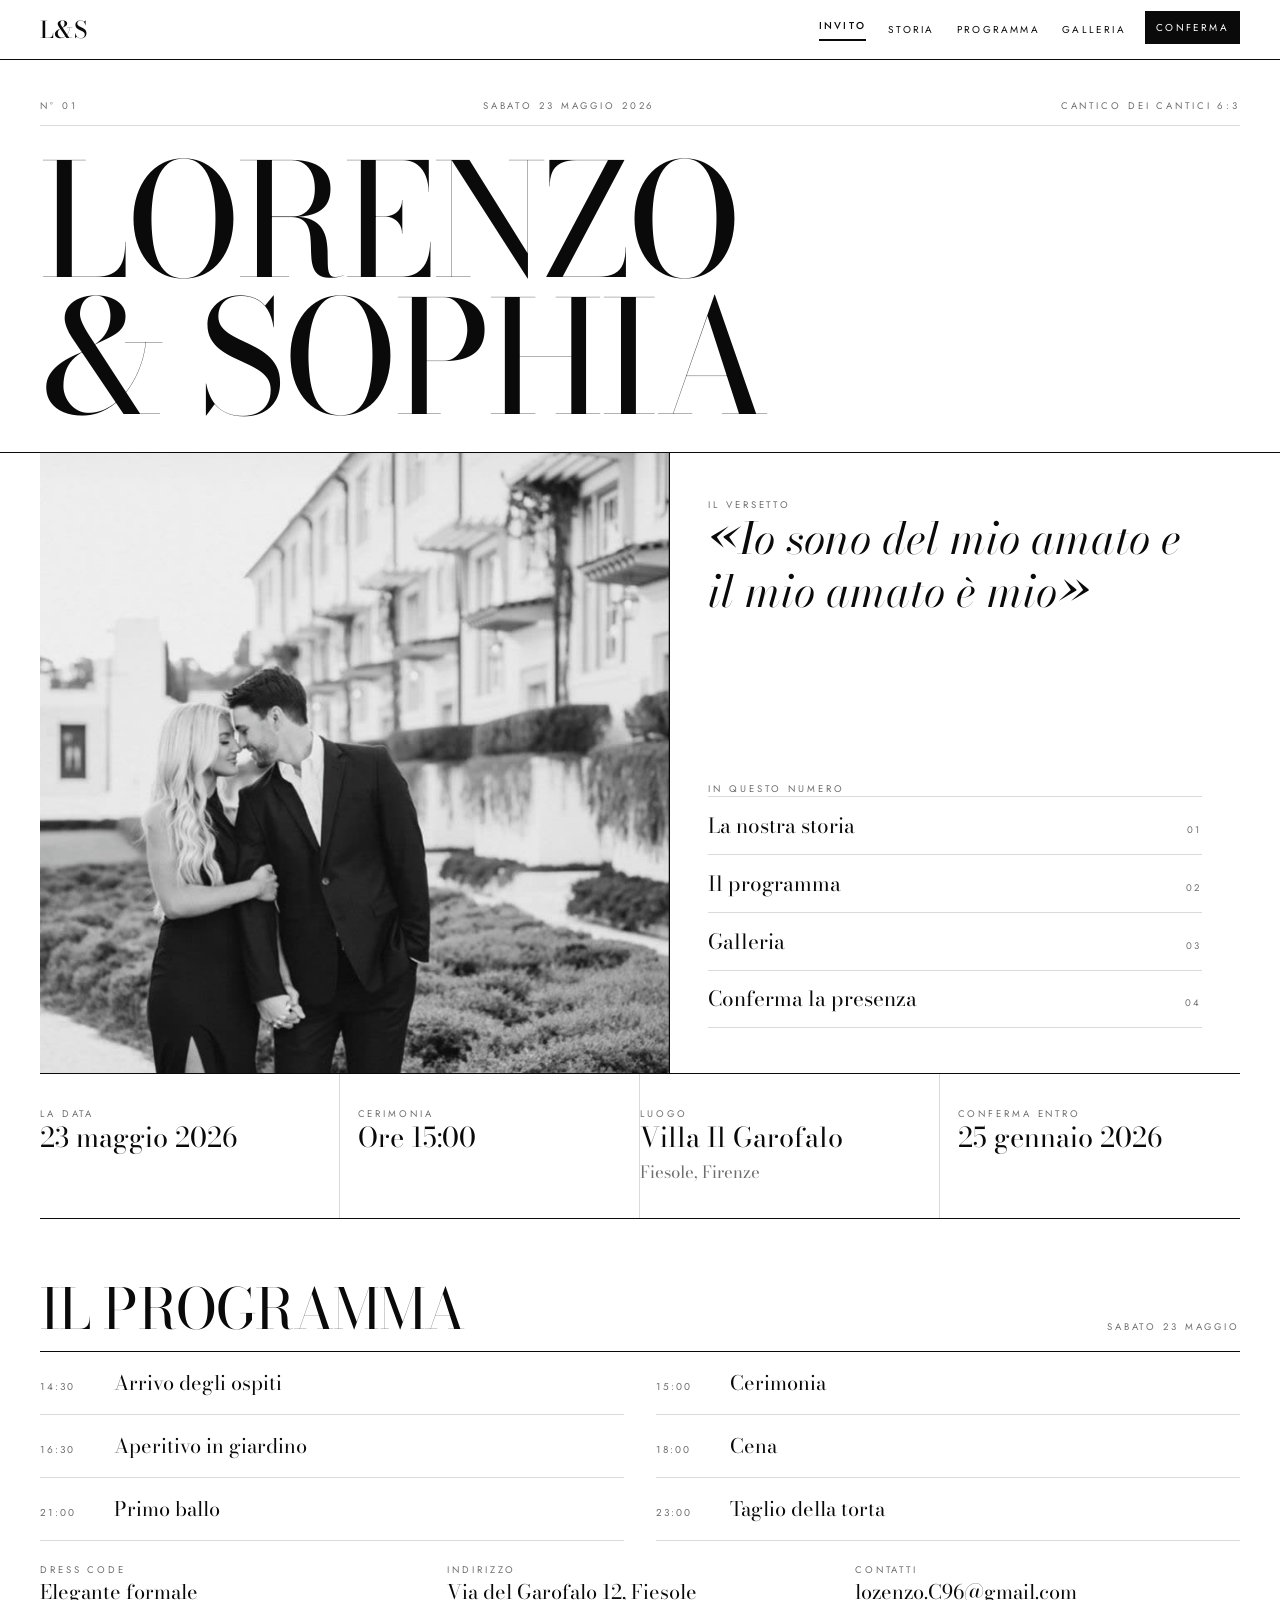
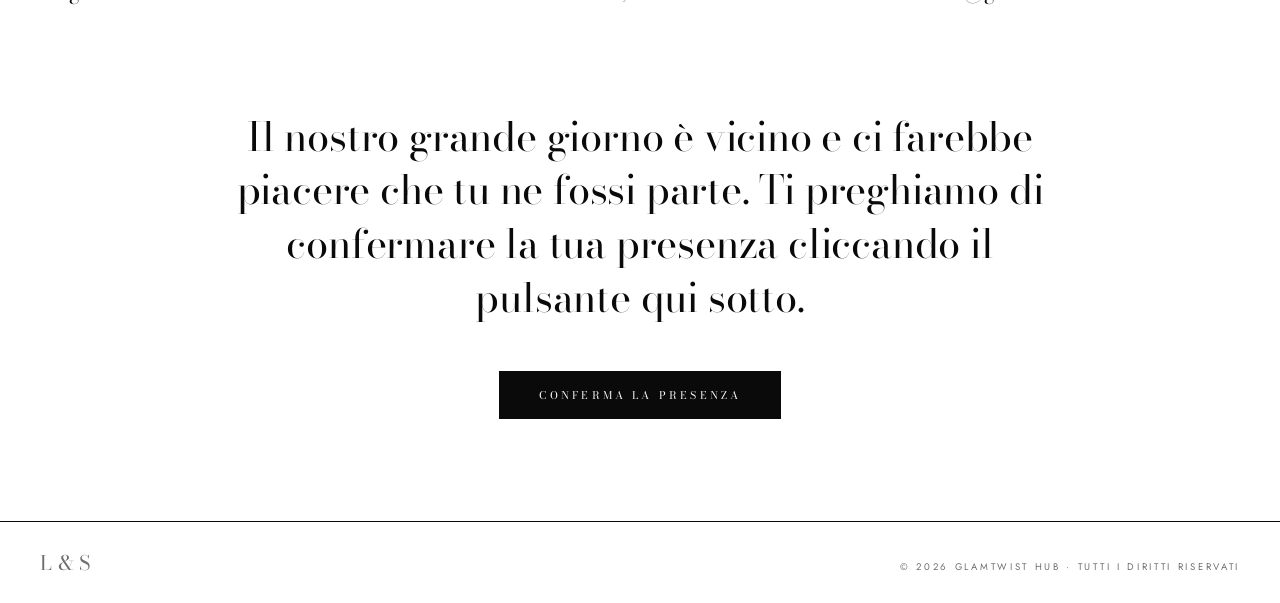
<file: index.html>
<!DOCTYPE html>
<html lang="it">
<head>
  <meta charset="utf-8">
  <meta name="viewport" content="width=device-width, initial-scale=1">
  <title>Lorenzo &amp; Sophia — 23 maggio 2026</title>
  <meta name="description" content="Lorenzo e Sophia si sposano sabato 23 maggio 2026 a Villa Il Garofalo, Fiesole. Conferma la tua presenza.">
  <link rel="preconnect" href="https://fonts.googleapis.com">
  <link rel="preconnect" href="https://fonts.gstatic.com" crossorigin>
  <link href="https://fonts.googleapis.com/css2?family=Bodoni+Moda:ital,opsz,wght@0,6..96,400;0,6..96,500;1,6..96,400&family=Jost:wght@300;400;500&display=swap" rel="stylesheet">
  <link rel="stylesheet" href="css/styles.css">
  <link rel="icon" href="data:image/svg+xml,%3Csvg xmlns='http://www.w3.org/2000/svg' viewBox='0 0 64 64'%3E%3Crect fill='%230A0A0A' width='64' height='64'/%3E%3Ctext x='32' y='42' text-anchor='middle' font-family='Georgia' font-size='22' fill='white'%3EL%26S%3C/text%3E%3C/svg%3E">
</head>
<body>
  <a class="skip" href="#contenuto">Vai al contenuto</a>
  <header class="site-header">
    <div class="wrap header-inner">
      <a class="brand" href="index.html">L&amp;S</a>
      <button class="menu-toggle" type="button" data-nav-toggle aria-expanded="false" aria-controls="menu">
        Menu
        <span class="menu-toggle-bars" aria-hidden="true"><span></span><span></span><span></span></span>
      </button>
      <nav class="nav" id="menu" data-nav>
        <button class="nav-close" type="button" data-nav-close>Chiudi</button>
        <a class="nav-link" href="index.html" aria-current="page">Invito</a>
        <a class="nav-link" href="storia.html">Storia</a>
        <a class="nav-link" href="programma.html">Programma</a>
        <a class="nav-link" href="galleria.html">Galleria</a>
        <a class="nav-link nav-rsvp" href="conferma.html">Conferma</a>
      </nav>
    </div>
  </header>

  <main id="contenuto" class="page">
    <section class="mast">
      <div class="wrap mast-pad">
        <div class="mast-meta kicker">
          <span>N° 01</span>
          <span>Sabato 23 maggio 2026</span>
          <span>Cantico dei Cantici 6:3</span>
        </div>
        <h1 class="display">Lorenzo<br>&amp; Sophia</h1>
      </div>
    </section>

    <section class="wrap">
      <div class="hero-grid">
        <div class="hero-photo">
          <img src="img/cover-passeggio.jpg?v=2" alt="Lorenzo e Sophia in bianco e nero, camminano mano nella mano tra le siepi" width="757" height="1200">
        </div>
        <div class="hero-copy">
          <div>
            <p class="kicker">Il versetto</p>
            <p class="quote">«Io sono del mio amato e il mio amato è mio»</p>
          </div>
          <div>
            <p class="kicker">In questo numero</p>
            <div class="index-list">
              <a class="index-row" href="storia.html"><span>La nostra storia</span><span>01</span></a>
              <a class="index-row" href="programma.html"><span>Il programma</span><span>02</span></a>
              <a class="index-row" href="galleria.html"><span>Galleria</span><span>03</span></a>
              <a class="index-row" href="conferma.html"><span>Conferma la presenza</span><span>04</span></a>
            </div>
          </div>
        </div>
      </div>
    </section>

    <section class="wrap">
      <div class="facts">
        <div class="fact">
          <p class="kicker">La data</p>
          <p>23 maggio 2026</p>
        </div>
        <div class="fact">
          <p class="kicker">Cerimonia</p>
          <p>Ore 15:00</p>
        </div>
        <div class="fact">
          <p class="kicker">Luogo</p>
          <p>Villa Il Garofalo<br><span class="sub">Fiesole, Firenze</span></p>
        </div>
        <div class="fact">
          <p class="kicker">Conferma entro</p>
          <p>25 gennaio 2026</p>
        </div>
      </div>
    </section>

    <section class="wrap space-top">
      <div class="section-head">
        <h2 class="display">Il programma</h2>
        <p class="kicker">Sabato 23 maggio</p>
      </div>
      <div class="schedule">
        <div class="schedule-row"><span class="schedule-time">14:30</span><span class="schedule-name">Arrivo degli ospiti</span></div>
        <div class="schedule-row"><span class="schedule-time">15:00</span><span class="schedule-name">Cerimonia</span></div>
        <div class="schedule-row"><span class="schedule-time">16:30</span><span class="schedule-name">Aperitivo in giardino</span></div>
        <div class="schedule-row"><span class="schedule-time">18:00</span><span class="schedule-name">Cena</span></div>
        <div class="schedule-row"><span class="schedule-time">21:00</span><span class="schedule-name">Primo ballo</span></div>
        <div class="schedule-row"><span class="schedule-time">23:00</span><span class="schedule-name">Taglio della torta</span></div>
      </div>
      <div class="meta-row">
        <div>
          <p class="kicker">Dress code</p>
          <p>Elegante formale</p>
        </div>
        <div>
          <p class="kicker">Indirizzo</p>
          <p>Via del Garofalo 12, Fiesole</p>
        </div>
        <div>
          <p class="kicker">Contatti</p>
          <p><a href="mailto:lozenzo.C96@gmail.com">lozenzo.C96@gmail.com</a></p>
        </div>
      </div>
    </section>

    <section class="cta-band wrap">
      <p>Il nostro grande giorno è vicino e ci farebbe piacere che tu ne fossi parte. Ti preghiamo di confermare la tua presenza cliccando il pulsante qui sotto.</p>
      <p><a class="btn" href="conferma.html">Conferma la presenza</a></p>
    </section>
  </main>

  <footer class="site-footer">
    <div class="wrap footer-inner">
      <p class="mark">L&amp;S</p>
      <p>© 2026 Glamtwist Hub · Tutti i diritti riservati</p>
    </div>
  </footer>
  <script src="js/site.js"></script>
</body>
</html>
</file>
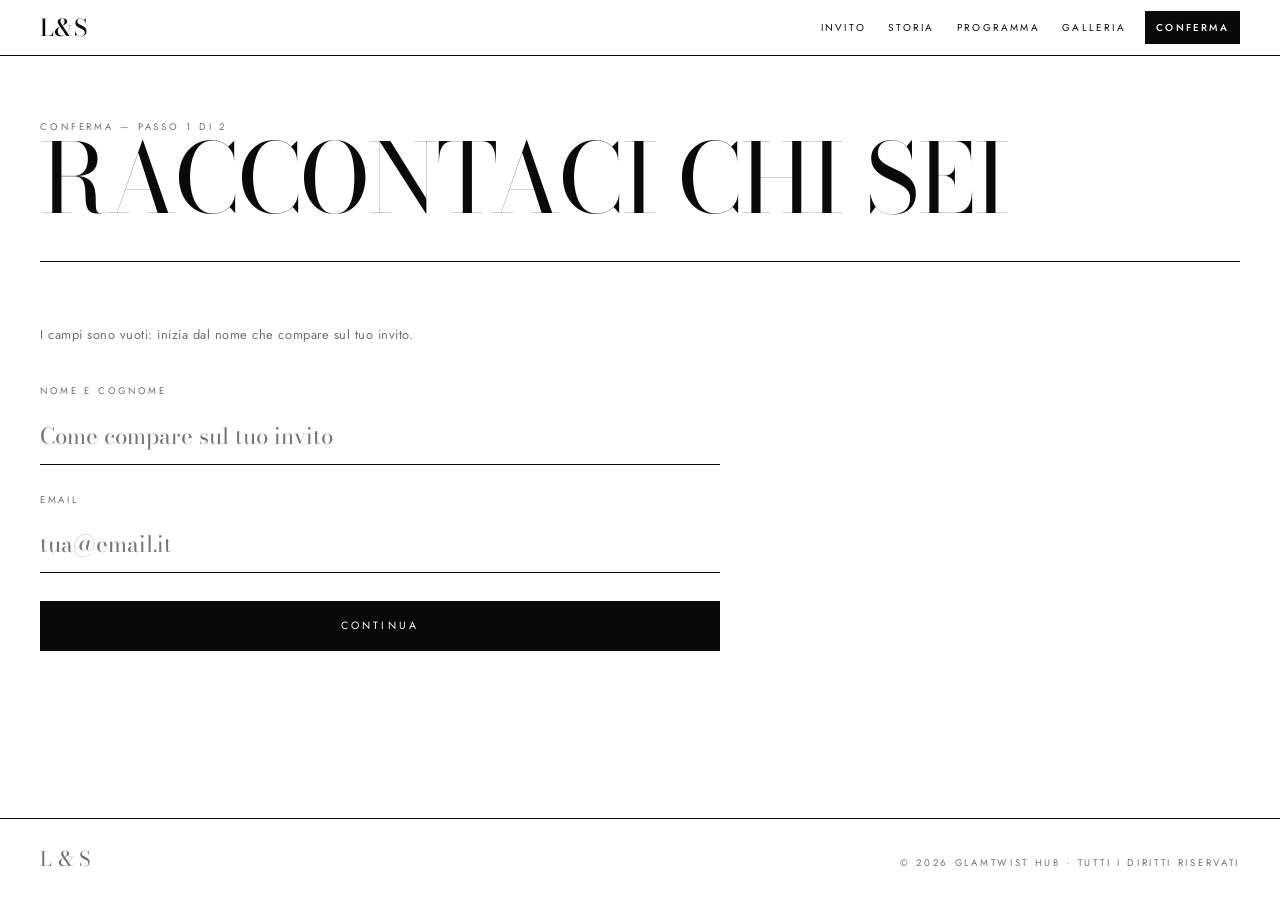
<file: conferma.html>
<!DOCTYPE html>
<html lang="it">
<head>
  <meta charset="utf-8">
  <meta name="viewport" content="width=device-width, initial-scale=1">
  <title>Conferma — Lorenzo &amp; Sophia</title>
  <meta name="description" content="Conferma la tua presenza al matrimonio di Lorenzo e Sophia entro il 25 gennaio 2026.">
  <link rel="preconnect" href="https://fonts.googleapis.com">
  <link rel="preconnect" href="https://fonts.gstatic.com" crossorigin>
  <link href="https://fonts.googleapis.com/css2?family=Bodoni+Moda:ital,opsz,wght@0,6..96,400;0,6..96,500;1,6..96,400&family=Jost:wght@300;400;500&display=swap" rel="stylesheet">
  <link rel="stylesheet" href="css/styles.css">
  <link rel="icon" href="data:image/svg+xml,%3Csvg xmlns='http://www.w3.org/2000/svg' viewBox='0 0 64 64'%3E%3Crect fill='%230A0A0A' width='64' height='64'/%3E%3Ctext x='32' y='42' text-anchor='middle' font-family='Georgia' font-size='22' fill='white'%3EL%26S%3C/text%3E%3C/svg%3E">
</head>
<body>
  <a class="skip" href="#contenuto">Vai al contenuto</a>
  <header class="site-header">
    <div class="wrap header-inner">
      <a class="brand" href="index.html">L&amp;S</a>
      <button class="menu-toggle" type="button" data-nav-toggle aria-expanded="false" aria-controls="menu">
        Menu
        <span class="menu-toggle-bars" aria-hidden="true"><span></span><span></span><span></span></span>
      </button>
      <nav class="nav" id="menu" data-nav>
        <button class="nav-close" type="button" data-nav-close>Chiudi</button>
        <a class="nav-link" href="index.html">Invito</a>
        <a class="nav-link" href="storia.html">Storia</a>
        <a class="nav-link" href="programma.html">Programma</a>
        <a class="nav-link" href="galleria.html">Galleria</a>
        <a class="nav-link nav-rsvp" href="conferma.html" aria-current="page">Conferma</a>
      </nav>
    </div>
  </header>

  <main id="contenuto" class="page wrap">
    <section class="page-title">
      <p class="kicker" data-rsvp-kicker>Conferma — passo 1 di 2</p>
      <h1 class="display" data-rsvp-title>Raccontaci chi sei</h1>
    </section>

    <section class="rsvp-shell">
      <form data-rsvp-form novalidate>
        <p class="saved-banner hidden" data-saved-banner>Abbiamo già una risposta da questo dispositivo. Puoi aggiornarla qui sotto e salvare di nuovo.</p>

        <div data-step="1" class="form-stack">
          <p class="status status-empty" data-empty>I campi sono vuoti: inizia dal nome che compare sul tuo invito.</p>
          <label class="field">
            <span>Nome e cognome</span>
            <input id="guest-name" name="name" type="text" autocomplete="name" placeholder="Come compare sul tuo invito">
          </label>
          <label class="field">
            <span>Email</span>
            <input id="guest-email" name="email" type="email" autocomplete="email" placeholder="tua@email.it">
          </label>
          <p class="status status-error" data-error="1" hidden></p>
          <button class="btn" type="button" data-next>Continua</button>
        </div>

        <div data-step="2" class="form-stack hidden">
          <div class="field">
            <span class="choice-label">Parteciperai?</span>
            <div class="choices">
              <button class="choice" type="button" data-attend="yes" aria-pressed="false">
                <p>Accetto con gioia</p>
                <small hidden>Selezionato</small>
              </button>
              <button class="choice" type="button" data-attend="no" aria-pressed="false">
                <p>Purtroppo non posso</p>
                <small hidden>Selezionato</small>
              </button>
            </div>
          </div>

          <div data-yes-extras class="form-stack hidden">
            <label class="field">
              <span>Ospiti nel tuo gruppo</span>
              <select id="guest-party" name="party">
                <option value="1">Solo io</option>
                <option value="2">In due</option>
                <option value="3">In tre</option>
                <option value="4">In quattro</option>
              </select>
            </label>
            <label class="field">
              <span>Esigenze alimentari</span>
              <input id="guest-diet" name="diet" type="text" placeholder="Facoltativo">
            </label>
          </div>

          <label class="field">
            <span>Un messaggio per Lorenzo e Sophia</span>
            <textarea id="guest-note" name="note" rows="4" placeholder="Facoltativo"></textarea>
          </label>

          <p class="status status-loading" data-loading hidden></p>
          <p class="status status-error" data-error="2" hidden></p>

          <div class="btn-row">
            <button class="btn btn-ghost" type="button" data-back>Indietro</button>
            <button class="btn" type="submit" data-submit>Invia conferma</button>
          </div>
        </div>

        <div data-step="3" class="hidden">
          <p class="confirm-copy" data-confirm-copy></p>
          <div class="confirm-facts">
            <div>
              <p class="kicker">Nome</p>
              <p data-confirm-name></p>
            </div>
            <div>
              <p class="kicker">Presenza</p>
              <p data-confirm-attend></p>
            </div>
            <div>
              <p class="kicker">Gruppo</p>
              <p data-confirm-party></p>
            </div>
          </div>
          <div class="btn-row confirm-actions">
            <button class="btn btn-ghost" type="button" data-edit>Modifica risposta</button>
            <a class="btn" href="galleria.html">Sfoglia la galleria</a>
          </div>
        </div>
      </form>
    </section>
  </main>

  <footer class="site-footer">
    <div class="wrap footer-inner">
      <p class="mark">L&amp;S</p>
      <p>© 2026 Glamtwist Hub · Tutti i diritti riservati</p>
    </div>
  </footer>
  <script src="js/site.js"></script>
</body>
</html>
</file>
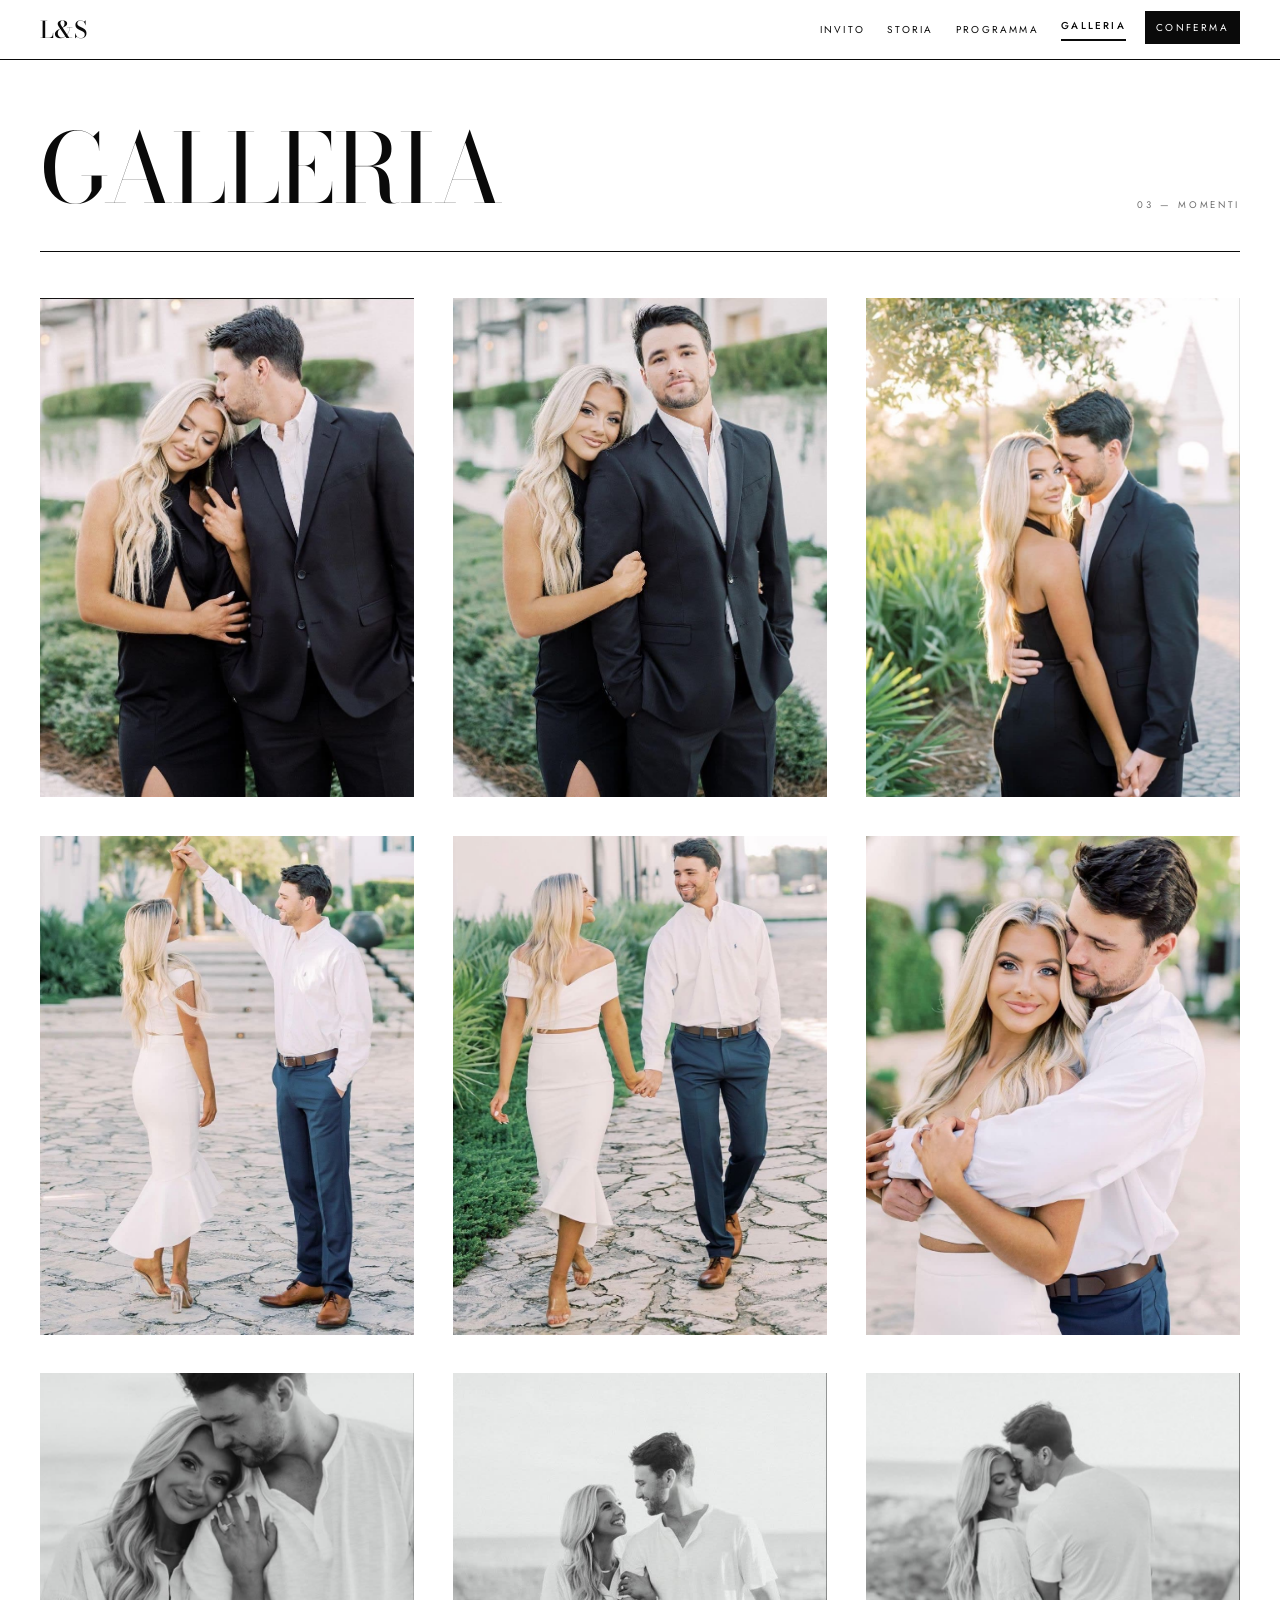
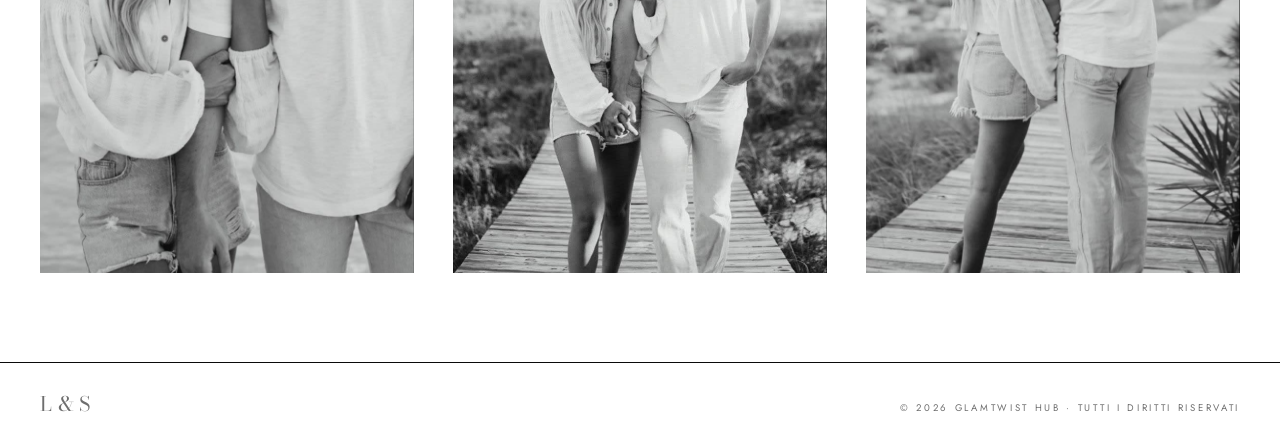
<file: galleria.html>
<!DOCTYPE html>
<html lang="it">
<head>
  <meta charset="utf-8">
  <meta name="viewport" content="width=device-width, initial-scale=1">
  <title>Galleria — Lorenzo &amp; Sophia</title>
  <meta name="description" content="Alcuni momenti di Lorenzo e Sophia, prima del 23 maggio 2026.">
  <link rel="preconnect" href="https://fonts.googleapis.com">
  <link rel="preconnect" href="https://fonts.gstatic.com" crossorigin>
  <link href="https://fonts.googleapis.com/css2?family=Bodoni+Moda:ital,opsz,wght@0,6..96,400;0,6..96,500;1,6..96,400&family=Jost:wght@300;400;500&display=swap" rel="stylesheet">
  <link rel="stylesheet" href="css/styles.css">
  <link rel="icon" href="data:image/svg+xml,%3Csvg xmlns='http://www.w3.org/2000/svg' viewBox='0 0 64 64'%3E%3Crect fill='%230A0A0A' width='64' height='64'/%3E%3Ctext x='32' y='42' text-anchor='middle' font-family='Georgia' font-size='22' fill='white'%3EL%26S%3C/text%3E%3C/svg%3E">
</head>
<body>
  <a class="skip" href="#contenuto">Vai al contenuto</a>
  <header class="site-header">
    <div class="wrap header-inner">
      <a class="brand" href="index.html">L&amp;S</a>
      <button class="menu-toggle" type="button" data-nav-toggle aria-expanded="false" aria-controls="menu">
        Menu
        <span class="menu-toggle-bars" aria-hidden="true"><span></span><span></span><span></span></span>
      </button>
      <nav class="nav" id="menu" data-nav>
        <button class="nav-close" type="button" data-nav-close>Chiudi</button>
        <a class="nav-link" href="index.html">Invito</a>
        <a class="nav-link" href="storia.html">Storia</a>
        <a class="nav-link" href="programma.html">Programma</a>
        <a class="nav-link" href="galleria.html" aria-current="page">Galleria</a>
        <a class="nav-link nav-rsvp" href="conferma.html">Conferma</a>
      </nav>
    </div>
  </header>

  <main id="contenuto" class="page wrap">
    <section class="page-title page-title-split">
      <h1 class="display">Galleria</h1>
      <p class="kicker">03 — Momenti</p>
    </section>

    <section class="gallery">
      <figure>
        <div class="photo-frame ratio-3-4">
          <img src="img/gallery-01.jpg" alt="Lui le bacia la fronte; lei indossa un abito nero" width="827" height="1028">
        </div>
      </figure>
      <figure class="gallery-mobile-only">
        <div class="photo-frame ratio-1-1">
          <img src="img/gallery-02.jpg" alt="Ritratto in bianco e nero: Lorenzo e Sophia sorridono abbracciati" width="827" height="1012">
        </div>
      </figure>
      <figure>
        <div class="photo-frame ratio-3-4">
          <img src="img/gallery-03.jpg" alt="Ritratto in abito da sera, lei appoggiata alla sua spalla" width="827" height="1025">
        </div>
      </figure>
      <figure>
        <div class="photo-frame ratio-3-4">
          <img src="img/gallery-04-tramonto.jpg?v=2" alt="Lorenzo e Sophia, in abito da sera, si tengono per mano al tramonto" width="813" height="1200">
        </div>
      </figure>
      <figure>
        <div class="photo-frame ratio-3-4">
          <img src="img/gallery-05.jpg" alt="Lui la fa girare in un cortile; lei è in bianco" width="970" height="1200">
        </div>
      </figure>
      <figure>
        <div class="photo-frame ratio-3-4">
          <img src="img/gallery-06.jpg" alt="Camminano sorridendosi: lei in bianco, lui in camicia" width="986" height="1200">
        </div>
      </figure>
      <figure class="gallery-mobile-only">
        <div class="photo-frame ratio-1-1">
          <img src="img/gallery-07.jpg" alt="Abbraccio in giardino, lei guarda verso l’obiettivo" width="827" height="1023">
        </div>
      </figure>
      <figure>
        <div class="photo-frame ratio-3-4">
          <img src="img/gallery-08.jpg" alt="Primo piano: lui la tiene stretta e si vede l’anello" width="970" height="1200">
        </div>
      </figure>
      <figure>
        <div class="photo-frame ratio-3-4">
          <img src="img/gallery-09.jpg" alt="In spiaggia, in bianco e nero, lei poggia la testa sulla sua spalla" width="782" height="1200">
        </div>
      </figure>
      <figure>
        <div class="photo-frame ratio-3-4">
          <img src="img/gallery-10.jpg" alt="Camminano sulla passerella di legno verso il mare" width="736" height="1077">
        </div>
      </figure>
      <figure>
        <div class="photo-frame ratio-3-4">
          <img src="img/gallery-11.jpg" alt="Sulla passerella, fronte a fronte, a piedi nudi" width="765" height="1200">
        </div>
      </figure>
      <figure class="gallery-mobile-only">
        <div class="photo-frame ratio-1-1">
          <img src="img/gallery-12.jpg" alt="Ritratto in spiaggia: lei guarda in camera, lui le è vicino" width="980" height="1200">
        </div>
      </figure>
      <figure class="gallery-mobile-only">
        <div class="photo-frame ratio-3-4">
          <img src="img/gallery-13.jpg" alt="Sulla battigia al tramonto, lui la fa girare tra le onde" width="986" height="1200">
        </div>
      </figure>
      <figure class="gallery-mobile-only">
        <div class="photo-frame ratio-3-4">
          <img src="img/gallery-14.jpg" alt="Lei sulle spalle di lui, sulla spiaggia al crepuscolo" width="750" height="1139">
        </div>
      </figure>
    </section>
  </main>

  <footer class="site-footer">
    <div class="wrap footer-inner">
      <p class="mark">L&amp;S</p>
      <p>© 2026 Glamtwist Hub · Tutti i diritti riservati</p>
    </div>
  </footer>
  <script src="js/site.js"></script>
</body>
</html>
</file>
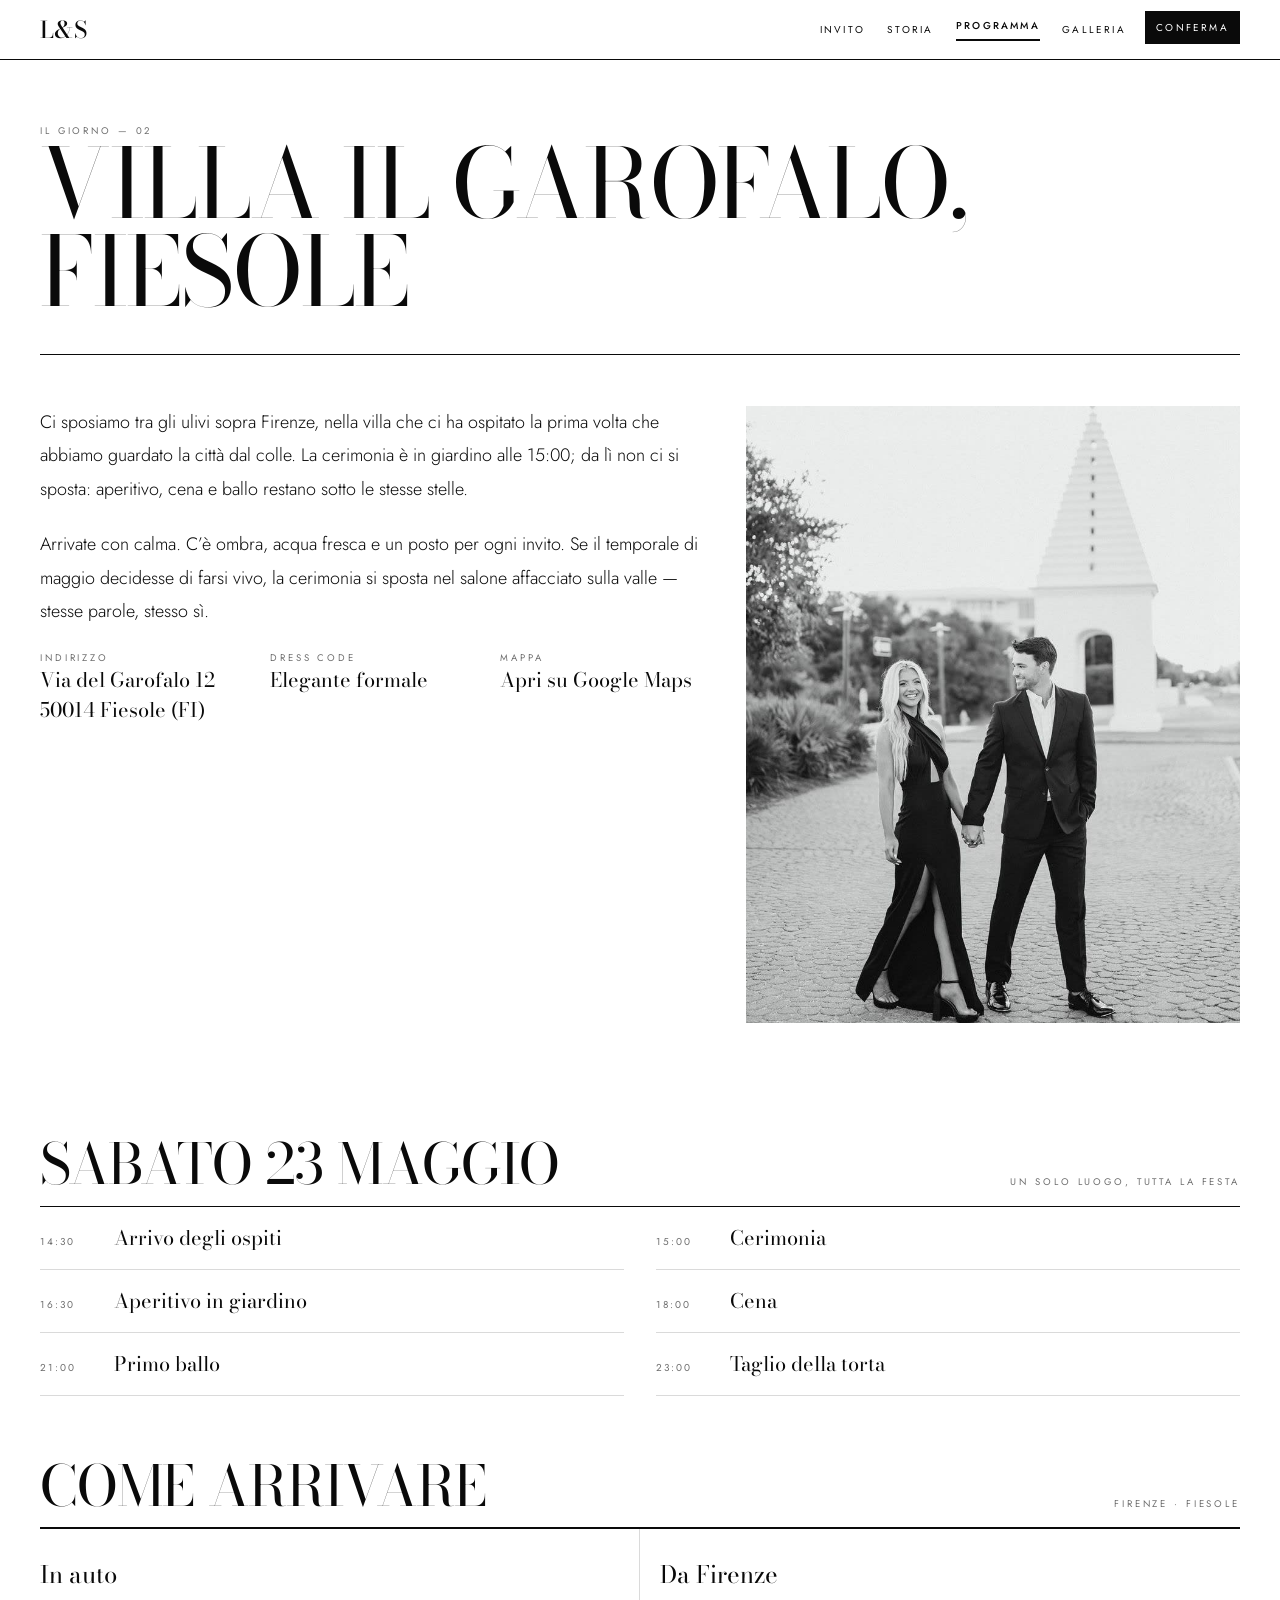
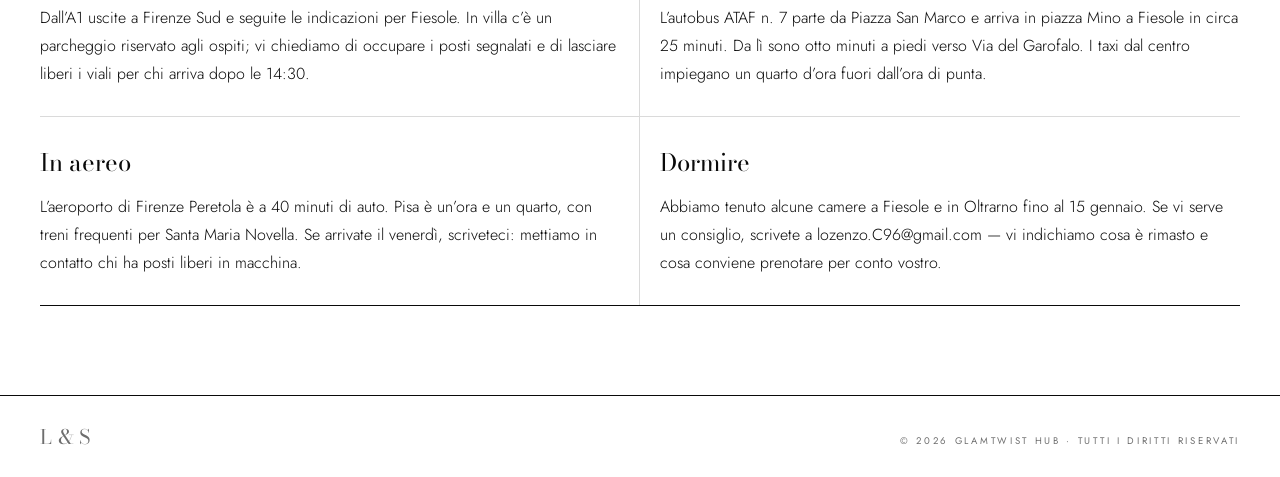
<file: programma.html>
<!DOCTYPE html>
<html lang="it">
<head>
  <meta charset="utf-8">
  <meta name="viewport" content="width=device-width, initial-scale=1">
  <title>Il programma — Lorenzo &amp; Sophia</title>
  <meta name="description" content="Cerimonia, cena e indicazioni per Villa Il Garofalo a Fiesole, sabato 23 maggio 2026.">
  <link rel="preconnect" href="https://fonts.googleapis.com">
  <link rel="preconnect" href="https://fonts.gstatic.com" crossorigin>
  <link href="https://fonts.googleapis.com/css2?family=Bodoni+Moda:ital,opsz,wght@0,6..96,400;0,6..96,500;1,6..96,400&family=Jost:wght@300;400;500&display=swap" rel="stylesheet">
  <link rel="stylesheet" href="css/styles.css">
  <link rel="icon" href="data:image/svg+xml,%3Csvg xmlns='http://www.w3.org/2000/svg' viewBox='0 0 64 64'%3E%3Crect fill='%230A0A0A' width='64' height='64'/%3E%3Ctext x='32' y='42' text-anchor='middle' font-family='Georgia' font-size='22' fill='white'%3EL%26S%3C/text%3E%3C/svg%3E">
</head>
<body>
  <a class="skip" href="#contenuto">Vai al contenuto</a>
  <header class="site-header">
    <div class="wrap header-inner">
      <a class="brand" href="index.html">L&amp;S</a>
      <button class="menu-toggle" type="button" data-nav-toggle aria-expanded="false" aria-controls="menu">
        Menu
        <span class="menu-toggle-bars" aria-hidden="true"><span></span><span></span><span></span></span>
      </button>
      <nav class="nav" id="menu" data-nav>
        <button class="nav-close" type="button" data-nav-close>Chiudi</button>
        <a class="nav-link" href="index.html">Invito</a>
        <a class="nav-link" href="storia.html">Storia</a>
        <a class="nav-link" href="programma.html" aria-current="page">Programma</a>
        <a class="nav-link" href="galleria.html">Galleria</a>
        <a class="nav-link nav-rsvp" href="conferma.html">Conferma</a>
      </nav>
    </div>
  </header>

  <main id="contenuto" class="page wrap">
    <section class="page-title">
      <p class="kicker">Il giorno — 02</p>
      <h1 class="display">Villa Il Garofalo, Fiesole</h1>
    </section>

    <section class="venue-split">
      <div>
        <p class="lede">Ci sposiamo tra gli ulivi sopra Firenze, nella villa che ci ha ospitato la prima volta che abbiamo guardato la città dal colle. La cerimonia è in giardino alle 15:00; da lì non ci si sposta: aperitivo, cena e ballo restano sotto le stesse stelle.</p>
        <p class="lede lede-follow">Arrivate con calma. C’è ombra, acqua fresca e un posto per ogni invito. Se il temporale di maggio decidesse di farsi vivo, la cerimonia si sposta nel salone affacciato sulla valle — stesse parole, stesso sì.</p>
        <div class="meta-row">
          <div>
            <p class="kicker">Indirizzo</p>
            <p>Via del Garofalo 12<br>50014 Fiesole (FI)</p>
          </div>
          <div>
            <p class="kicker">Dress code</p>
            <p>Elegante formale</p>
          </div>
          <div>
            <p class="kicker">Mappa</p>
            <p><a href="https://www.google.com/maps/search/?api=1&amp;query=Via+del+Garofalo+12+Fiesole" target="_blank" rel="noopener noreferrer">Apri su Google Maps</a></p>
          </div>
        </div>
      </div>
      <div>
        <div class="photo-frame ratio-4-5">
          <img src="img/venue.jpg" alt="Lorenzo e Sophia camminano mano nella mano verso una torre bianca" width="827" height="1015">
        </div>
      </div>
    </section>

    <section class="space-top">
      <div class="section-head">
        <h2 class="display">Sabato 23 maggio</h2>
        <p class="kicker">Un solo luogo, tutta la festa</p>
      </div>
      <div class="schedule">
        <div class="schedule-row"><span class="schedule-time">14:30</span><span class="schedule-name">Arrivo degli ospiti</span></div>
        <div class="schedule-row"><span class="schedule-time">15:00</span><span class="schedule-name">Cerimonia</span></div>
        <div class="schedule-row"><span class="schedule-time">16:30</span><span class="schedule-name">Aperitivo in giardino</span></div>
        <div class="schedule-row"><span class="schedule-time">18:00</span><span class="schedule-name">Cena</span></div>
        <div class="schedule-row"><span class="schedule-time">21:00</span><span class="schedule-name">Primo ballo</span></div>
        <div class="schedule-row"><span class="schedule-time">23:00</span><span class="schedule-name">Taglio della torta</span></div>
      </div>
    </section>

    <section class="space-top pad-bottom">
      <div class="section-head">
        <h2 class="display">Come arrivare</h2>
        <p class="kicker">Firenze · Fiesole</p>
      </div>
      <div class="travel-grid">
        <div class="travel-card">
          <h3>In auto</h3>
          <p>Dall’A1 uscite a Firenze Sud e seguite le indicazioni per Fiesole. In villa c’è un parcheggio riservato agli ospiti; vi chiediamo di occupare i posti segnalati e di lasciare liberi i viali per chi arriva dopo le 14:30.</p>
        </div>
        <div class="travel-card">
          <h3>Da Firenze</h3>
          <p>L’autobus ATAF n. 7 parte da Piazza San Marco e arriva in piazza Mino a Fiesole in circa 25 minuti. Da lì sono otto minuti a piedi verso Via del Garofalo. I taxi dal centro impiegano un quarto d’ora fuori dall’ora di punta.</p>
        </div>
        <div class="travel-card">
          <h3>In aereo</h3>
          <p>L’aeroporto di Firenze Peretola è a 40 minuti di auto. Pisa è un’ora e un quarto, con treni frequenti per Santa Maria Novella. Se arrivate il venerdì, scriveteci: mettiamo in contatto chi ha posti liberi in macchina.</p>
        </div>
        <div class="travel-card">
          <h3>Dormire</h3>
          <p>Abbiamo tenuto alcune camere a Fiesole e in Oltrarno fino al 15 gennaio. Se vi serve un consiglio, scrivete a <a href="mailto:lozenzo.C96@gmail.com">lozenzo.C96@gmail.com</a> — vi indichiamo cosa è rimasto e cosa conviene prenotare per conto vostro.</p>
        </div>
      </div>
    </section>
  </main>

  <footer class="site-footer">
    <div class="wrap footer-inner">
      <p class="mark">L&amp;S</p>
      <p>© 2026 Glamtwist Hub · Tutti i diritti riservati</p>
    </div>
  </footer>
  <script src="js/site.js"></script>
</body>
</html>
</file>
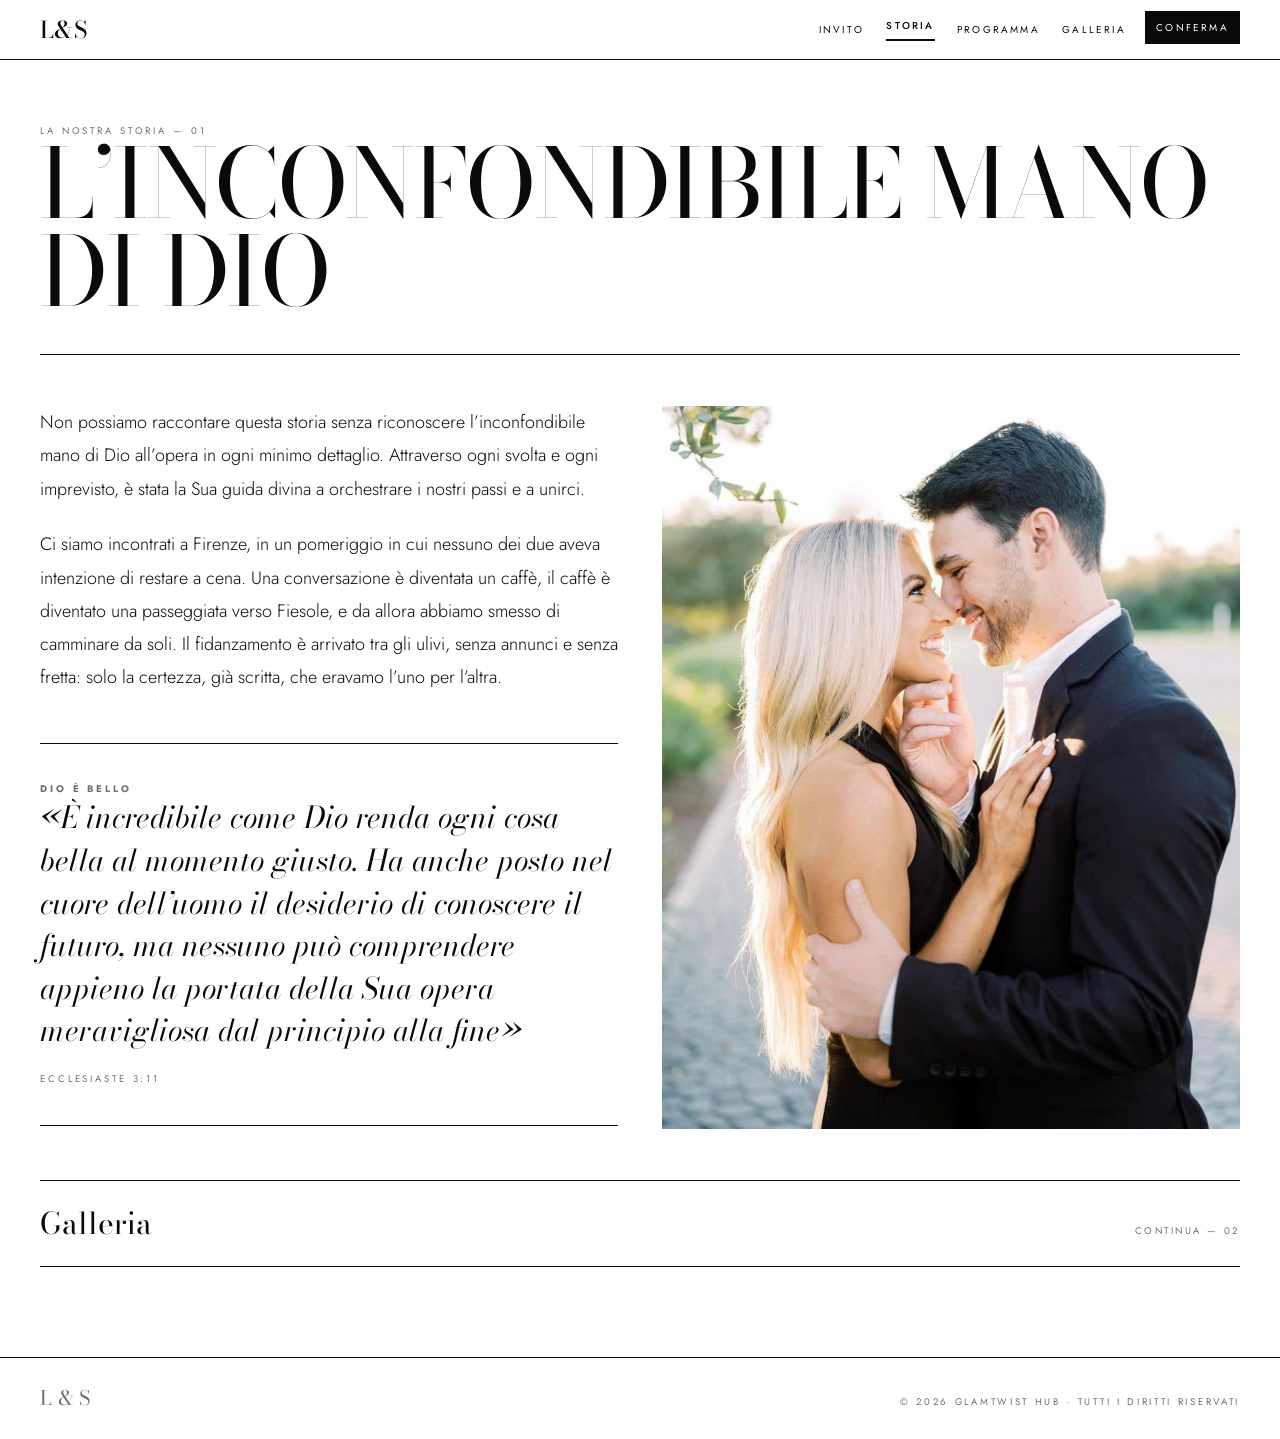
<file: storia.html>
<!DOCTYPE html>
<html lang="it">
<head>
  <meta charset="utf-8">
  <meta name="viewport" content="width=device-width, initial-scale=1">
  <title>La nostra storia — Lorenzo &amp; Sophia</title>
  <meta name="description" content="Come Lorenzo e Sophia si sono incontrati, e la mano di Dio in ogni dettaglio.">
  <link rel="preconnect" href="https://fonts.googleapis.com">
  <link rel="preconnect" href="https://fonts.gstatic.com" crossorigin>
  <link href="https://fonts.googleapis.com/css2?family=Bodoni+Moda:ital,opsz,wght@0,6..96,400;0,6..96,500;1,6..96,400&family=Jost:wght@300;400;500&display=swap" rel="stylesheet">
  <link rel="stylesheet" href="css/styles.css">
  <link rel="icon" href="data:image/svg+xml,%3Csvg xmlns='http://www.w3.org/2000/svg' viewBox='0 0 64 64'%3E%3Crect fill='%230A0A0A' width='64' height='64'/%3E%3Ctext x='32' y='42' text-anchor='middle' font-family='Georgia' font-size='22' fill='white'%3EL%26S%3C/text%3E%3C/svg%3E">
</head>
<body>
  <a class="skip" href="#contenuto">Vai al contenuto</a>
  <header class="site-header">
    <div class="wrap header-inner">
      <a class="brand" href="index.html">L&amp;S</a>
      <button class="menu-toggle" type="button" data-nav-toggle aria-expanded="false" aria-controls="menu">
        Menu
        <span class="menu-toggle-bars" aria-hidden="true"><span></span><span></span><span></span></span>
      </button>
      <nav class="nav" id="menu" data-nav>
        <button class="nav-close" type="button" data-nav-close>Chiudi</button>
        <a class="nav-link" href="index.html">Invito</a>
        <a class="nav-link" href="storia.html" aria-current="page">Storia</a>
        <a class="nav-link" href="programma.html">Programma</a>
        <a class="nav-link" href="galleria.html">Galleria</a>
        <a class="nav-link nav-rsvp" href="conferma.html">Conferma</a>
      </nav>
    </div>
  </header>

  <main id="contenuto" class="page wrap">
    <section class="page-title">
      <p class="kicker">La nostra storia — 01</p>
      <h1 class="display">L’inconfondibile mano di Dio</h1>
    </section>

    <section class="story-grid">
      <div>
        <p class="lede">Non possiamo raccontare questa storia senza riconoscere l’inconfondibile mano di Dio all’opera in ogni minimo dettaglio. Attraverso ogni svolta e ogni imprevisto, è stata la Sua guida divina a orchestrare i nostri passi e a unirci.</p>
        <p class="lede lede-follow">Ci siamo incontrati a Firenze, in un pomeriggio in cui nessuno dei due aveva intenzione di restare a cena. Una conversazione è diventata un caffè, il caffè è diventato una passeggiata verso Fiesole, e da allora abbiamo smesso di camminare da soli. Il fidanzamento è arrivato tra gli ulivi, senza annunci e senza fretta: solo la certezza, già scritta, che eravamo l’uno per l’altra.</p>
        <div class="story-quote">
          <h2 class="kicker">Dio è bello</h2>
          <p class="quote">«È incredibile come Dio renda ogni cosa bella al momento giusto. Ha anche posto nel cuore dell’uomo il desiderio di conoscere il futuro, ma nessuno può comprendere appieno la portata della Sua opera meravigliosa dal principio alla fine»</p>
          <p class="kicker kicker-follow">Ecclesiaste 3:11</p>
        </div>
      </div>
      <div>
        <div class="photo-frame ratio-4-5">
          <img src="img/story.jpg" alt="Lorenzo e Sophia fronte a fronte, sorridenti, al tramonto" width="985" height="1200">
        </div>
      </div>
    </section>

    <section class="pad-bottom">
      <a class="continue" href="galleria.html">
        <span>Galleria</span>
        <span>Continua — 02</span>
      </a>
    </section>
  </main>

  <footer class="site-footer">
    <div class="wrap footer-inner">
      <p class="mark">L&amp;S</p>
      <p>© 2026 Glamtwist Hub · Tutti i diritti riservati</p>
    </div>
  </footer>
  <script src="js/site.js"></script>
</body>
</html>
</file>
<file: css/styles.css>
:root {
  --ink: #0a0a0a;
  --muted: #6e6e6e;
  --hair: #dadada;
  --paper: #ffffff;
  --wash: #f2f1ef;
  --display: "Bodoni Moda", Didot, Georgia, serif;
  --sans: "Jost", system-ui, sans-serif;
  --max: 80rem;
  --pad: 1rem;
}

*,
*::before,
*::after {
  box-sizing: border-box;
}

html {
  scroll-behavior: smooth;
}

body {
  margin: 0;
  min-height: 100vh;
  min-height: 100dvh;
  display: flex;
  flex-direction: column;
  background: var(--paper);
  color: var(--ink);
  font-family: var(--sans);
  font-weight: 400;
  line-height: 1.5;
  -webkit-font-smoothing: antialiased;
}

img {
  max-width: 100%;
  height: auto;
  display: block;
}

a {
  color: inherit;
  text-decoration: none;
}

a:hover {
  color: var(--muted);
}

button,
input,
select,
textarea {
  font: inherit;
  color: inherit;
}

button {
  cursor: pointer;
  background: none;
  border: 0;
  padding: 0;
}

:focus-visible {
  outline: 2px solid var(--ink);
  outline-offset: 3px;
}

.skip {
  position: absolute;
  left: 1rem;
  top: -3rem;
  z-index: 80;
  padding: 0.6rem 0.9rem;
  background: var(--ink);
  color: var(--paper);
  letter-spacing: 0.18em;
  text-transform: uppercase;
  font-size: 0.7rem;
}

.skip:focus {
  top: 1rem;
}

.wrap {
  width: 100%;
  max-width: var(--max);
  margin-inline: auto;
  padding-inline: var(--pad);
}

@media (min-width: 481px) {
  :root { --pad: 1.25rem; }
}

@media (min-width: 768px) {
  :root { --pad: 1.5rem; }
}

@media (min-width: 1024px) {
  :root { --pad: 2rem; }
}

@media (min-width: 1280px) {
  :root { --pad: 2.5rem; }
}

.site-header {
  position: sticky;
  top: 0;
  z-index: 40;
  background: rgba(255, 255, 255, 0.94);
  border-bottom: 1px solid var(--ink);
}

.site-header::before {
  content: "";
  position: absolute;
  inset: 0;
  z-index: 0;
  background: rgba(255, 255, 255, 0.94);
  backdrop-filter: blur(8px);
  pointer-events: none;
}

.header-inner {
  position: relative;
  z-index: 1;
  display: flex;
  align-items: center;
  justify-content: space-between;
  gap: 0.75rem;
  padding-block: 0.7rem;
}

.brand {
  flex: none;
  font-family: var(--display);
  font-weight: 500;
  font-size: 1.45rem;
  line-height: 1;
  letter-spacing: 0.02em;
}

.menu-toggle {
  display: inline-flex;
  align-items: center;
  gap: 0.45rem;
  padding: 0.55rem 0.2rem 0.55rem 0.7rem;
  font-size: 0.68rem;
  font-weight: 400;
  letter-spacing: 0.22em;
  text-transform: uppercase;
}

.menu-toggle-bars {
  display: grid;
  gap: 4px;
}

.menu-toggle-bars span {
  display: block;
  width: 1.1rem;
  height: 1px;
  background: currentColor;
}

.nav {
  display: none;
}

.nav.is-open {
  display: flex;
  flex-direction: column;
  position: fixed;
  inset: 0;
  z-index: 60;
  width: 100%;
  min-height: 100vh;
  min-height: 100dvh;
  background: var(--paper);
  padding: 1.25rem var(--pad) 2rem;
  overflow: auto;
}

.nav-close {
  align-self: flex-end;
  margin-bottom: 1.5rem;
  font-size: 0.68rem;
  letter-spacing: 0.22em;
  text-transform: uppercase;
}

.nav-link {
  display: flex;
  flex-direction: column;
  align-items: flex-start;
  gap: 0.35rem;
  padding: 0.9rem 0;
  border-bottom: 1px solid var(--hair);
  font-size: 0.95rem;
  letter-spacing: 0.22em;
  text-transform: uppercase;
}

.nav-link[aria-current="page"] {
  font-weight: 500;
}

.nav-link[aria-current="page"]::after {
  content: "";
  display: block;
  width: 2.4rem;
  height: 2px;
  background: var(--ink);
}

.nav-rsvp {
  margin-top: 1.25rem;
  align-self: flex-start;
  padding: 0.85rem 1.35rem;
  background: var(--ink);
  color: var(--paper) !important;
  font-size: 0.7rem;
  letter-spacing: 0.22em;
  text-transform: uppercase;
  border-bottom: 0;
}

.nav-rsvp:hover {
  background: var(--muted);
  color: var(--paper) !important;
}

.nav-rsvp[aria-current="page"]::after {
  display: none;
}

@media (min-width: 768px) {
  .menu-toggle,
  .nav-close {
    display: none;
  }

  .nav,
  .nav.is-open {
    display: flex;
    flex-direction: row;
    align-items: center;
    position: static;
    inset: auto;
    padding: 0;
    overflow: visible;
    background: transparent;
    gap: 0;
    margin-left: auto;
    min-width: 0;
  }

  .nav-link {
    flex: none;
    align-items: center;
    padding: 0.45rem 0.65rem;
    border-bottom: 0;
    font-size: 0.625rem;
  }

  .nav-link[aria-current="page"]::after {
    width: 100%;
  }

  .nav-rsvp {
    margin: 0 0 0 0.5rem;
    padding: 0.55rem 1rem;
    font-size: 0.625rem;
  }
}

@media (min-width: 1024px) {
  .nav-link {
    padding-inline: 0.7rem;
  }
}

.page {
  flex: 1 0 auto;
  animation: rise 0.5s ease both;
}

@keyframes rise {
  from {
    opacity: 0;
    transform: translateY(18px);
  }
  to {
    opacity: 1;
    transform: none;
  }
}

.kicker {
  margin: 0;
  font-size: 0.6rem;
  letter-spacing: 0.3em;
  text-transform: uppercase;
  color: var(--muted);
}

.kicker-follow {
  margin-top: 1.25rem;
}

.display {
  margin: 0;
  font-family: var(--display);
  font-weight: 400;
  line-height: 0.92;
  letter-spacing: -0.015em;
  text-transform: uppercase;
}

.serif {
  font-family: var(--display);
}

.lede {
  margin: 0;
  font-size: clamp(1rem, 1.9vw, 1.125rem);
  line-height: 1.85;
  font-weight: 300;
  text-wrap: pretty;
}

.lede-follow {
  margin-top: 1.4rem;
}

.quote {
  margin: 0;
  font-family: var(--display);
  font-style: italic;
  font-weight: 400;
  line-height: 1.2;
  text-wrap: pretty;
}

.rule {
  border: 0;
  border-top: 1px solid var(--ink);
  margin: 0;
}

.rule-soft {
  border-color: var(--hair);
}

.mast {
  border-bottom: 1px solid var(--ink);
}

.mast-meta {
  display: flex;
  justify-content: space-between;
  align-items: baseline;
  gap: 0.75rem;
  flex-wrap: wrap;
  padding-bottom: 0.75rem;
  border-bottom: 1px solid var(--hair);
}

.mast h1 {
  margin-top: clamp(0.9rem, 2.4vw, 1.6rem);
  font-size: clamp(2.75rem, 12.2vw, 10.5rem);
  line-height: 0.88;
}

.mast-pad {
  padding-block: clamp(1.4rem, 3vw, 2.5rem) clamp(1rem, 2vw, 1.6rem);
}

.hero-grid {
  display: grid;
  gap: 0;
  grid-template-columns: 1fr;
  border-bottom: 1px solid var(--ink);
}

.hero-photo {
  position: relative;
  min-height: min(70vh, 28rem);
  background: var(--wash);
}

.hero-photo img {
  position: absolute;
  inset: 0;
  width: 100%;
  height: 100%;
  object-fit: cover;
  object-position: center 18%;
}

.hero-copy {
  padding: clamp(1.5rem, 3.5vw, 3.4rem) 0;
  display: flex;
  flex-direction: column;
  justify-content: space-between;
  gap: 2.1rem;
}

.hero-copy .quote {
  font-size: clamp(1.55rem, 3.6vw, 2.75rem);
}

.index-list {
  display: flex;
  flex-direction: column;
}

.index-row {
  display: flex;
  align-items: baseline;
  justify-content: space-between;
  gap: 1rem;
  padding: 0.8rem 0;
  border-top: 1px solid var(--hair);
  font-family: var(--display);
  font-size: 1.3rem;
}

.index-row:last-child {
  border-bottom: 1px solid var(--hair);
}

.index-row span:last-child {
  font-family: var(--sans);
  font-size: 0.6rem;
  letter-spacing: 0.24em;
  text-transform: uppercase;
  color: var(--muted);
}

@media (min-width: 768px) {
  .hero-grid {
    grid-template-columns: minmax(0, 1.05fr) minmax(0, 0.95fr);
  }

  .hero-photo {
    min-height: min(78vh, 38.75rem);
    border-right: 1px solid var(--ink);
  }

  .hero-copy {
    padding: clamp(1.5rem, 3.5vw, 3.4rem) clamp(1rem, 3vw, 2.75rem);
  }
}

.facts {
  display: grid;
  gap: 0;
  grid-template-columns: 1fr 1fr;
  border-bottom: 1px solid var(--ink);
}

.fact {
  padding: clamp(1.25rem, 2.6vw, 2.1rem) 0.7rem;
}

.fact:nth-child(odd) {
  padding-left: 0;
  border-right: 1px solid var(--hair);
}

.fact:nth-child(-n + 2) {
  border-bottom: 1px solid var(--hair);
}

.fact p:last-child {
  margin: 0;
  font-family: var(--display);
  font-size: clamp(1.25rem, 2.4vw, 1.7rem);
  line-height: 1.16;
}

.fact .sub {
  font-size: 1.05rem;
  color: var(--muted);
}

@media (min-width: 900px) {
  .facts {
    grid-template-columns: repeat(4, minmax(0, 1fr));
  }

  .fact {
    padding-inline: 1.1rem;
    border-right: 1px solid var(--hair);
    border-bottom: 0;
  }

  .fact:first-child {
    padding-left: 0;
  }

  .fact:last-child {
    border-right: 0;
    padding-right: 0;
  }

  .fact:nth-child(-n + 2) {
    border-bottom: 0;
  }

  .fact:nth-child(odd) {
    border-right: 1px solid var(--hair);
  }
}

.section-head {
  display: flex;
  align-items: flex-end;
  justify-content: space-between;
  gap: 1rem;
  flex-wrap: wrap;
  padding-bottom: 1rem;
  border-bottom: 1px solid var(--ink);
}

.section-head h2,
.page-title h2,
.rsvp-head h2 {
  font-size: clamp(1.75rem, 4.6vw, 3.5rem);
}

.page-title {
  padding-block: clamp(1.9rem, 5vw, 4.4rem) clamp(1.5rem, 3vw, 2.5rem);
  border-bottom: 1px solid var(--ink);
}

.page-title h1,
.page-title h2 {
  max-width: 22ch;
  font-size: clamp(2.1rem, 7.6vw, 6rem);
}

.page-title-split {
  display: flex;
  align-items: flex-end;
  justify-content: space-between;
  gap: 1.25rem;
  flex-wrap: wrap;
}

.schedule {
  display: grid;
  gap: 0;
  grid-template-columns: 1fr;
}

.schedule-row {
  display: flex;
  align-items: baseline;
  gap: 1rem;
  padding: 1rem 0;
  border-bottom: 1px solid var(--hair);
}

.schedule-time {
  flex: none;
  min-width: 3.6rem;
  font-size: 0.625rem;
  letter-spacing: 0.2em;
  color: var(--muted);
}

.schedule-name {
  font-family: var(--display);
  font-size: 1.25rem;
}

@media (min-width: 768px) {
  .schedule {
    grid-template-columns: 1fr 1fr;
    column-gap: 2rem;
  }
}

.meta-row {
  display: grid;
  gap: 1.4rem;
  grid-template-columns: 1fr;
  padding-top: 1.4rem;
}

@media (min-width: 700px) {
  .meta-row {
    grid-template-columns: repeat(3, minmax(0, 1fr));
  }
}

.meta-row p:last-child {
  margin: 0;
  font-family: var(--display);
  font-size: 1.25rem;
}

.cta-band {
  max-width: 56rem;
  margin-inline: auto;
  padding-block: clamp(3.2rem, 8vw, 6.9rem);
  text-align: center;
}

.cta-band p {
  margin: 0;
  font-family: var(--display);
  font-weight: 400;
  font-size: clamp(1.35rem, 3.4vw, 2.5rem);
  line-height: 1.34;
  letter-spacing: -0.005em;
  text-wrap: pretty;
}

.cta-band .btn {
  margin-top: clamp(1.75rem, 4vw, 2.9rem);
}

.btn {
  display: inline-block;
  padding: 1rem 2.4rem;
  background: var(--ink);
  color: var(--paper) !important;
  font-size: 0.66rem;
  letter-spacing: 0.3em;
  text-transform: uppercase;
  border: 1px solid var(--ink);
}

.btn:hover {
  background: var(--muted);
  border-color: var(--muted);
  color: var(--paper) !important;
}

.btn-ghost {
  background: transparent;
  color: var(--ink) !important;
}

.btn-ghost:hover {
  background: var(--wash);
  color: var(--ink) !important;
}

.btn-row {
  display: flex;
  flex-wrap: wrap;
  gap: 0.9rem;
}

.confirm-actions {
  margin-top: clamp(1.6rem, 3.5vw, 2.75rem);
}

.story-grid {
  display: grid;
  gap: clamp(1.5rem, 3.4vw, 3.4rem);
  grid-template-columns: 1fr;
  padding-block: clamp(1.75rem, 4vw, 3.75rem);
}

.story-quote {
  margin-top: clamp(1.75rem, 4vw, 3rem);
  padding-block: clamp(1.5rem, 3vw, 2.4rem);
  border-top: 1px solid var(--ink);
  border-bottom: 1px solid var(--ink);
}

.story-quote .quote {
  font-size: clamp(1.25rem, 2.7vw, 1.875rem);
  line-height: 1.42;
}

.photo-frame {
  position: relative;
  background: var(--wash);
  min-height: 18.75rem;
}

.photo-frame img {
  position: absolute;
  inset: 0;
  width: 100%;
  height: 100%;
  object-fit: cover;
}

.ratio-4-5 {
  aspect-ratio: 4 / 5;
}

.ratio-3-4 {
  aspect-ratio: 3 / 4;
}

.ratio-1-1 {
  aspect-ratio: 1 / 1;
}

@media (min-width: 800px) {
  .story-grid {
    grid-template-columns: minmax(0, 1fr) minmax(0, 1fr);
    align-items: start;
  }
}

.continue {
  display: flex;
  align-items: baseline;
  justify-content: space-between;
  gap: 1rem;
  padding: 1.25rem 0;
  border-top: 1px solid var(--ink);
  border-bottom: 1px solid var(--ink);
  font-family: var(--display);
  font-size: clamp(1.25rem, 2.6vw, 1.875rem);
}

.continue span:last-child {
  font-family: var(--sans);
  font-size: 0.6rem;
  letter-spacing: 0.26em;
  text-transform: uppercase;
  color: var(--muted);
}

.gallery {
  display: grid;
  gap: clamp(1.25rem, 3vw, 2.75rem);
  grid-template-columns: 1fr;
  padding-block: clamp(1.6rem, 3.6vw, 3.5rem) clamp(3.1rem, 7vw, 6rem);
}

.gallery figure {
  margin: 0;
}

@media (min-width: 768px) {
  .gallery-mobile-only {
    display: none;
  }
}

@media (min-width: 640px) {
  .gallery {
    grid-template-columns: repeat(2, minmax(0, 1fr));
  }

  .gallery figure:nth-child(even) {
    align-self: end;
  }
}

@media (min-width: 1024px) {
  .gallery {
    grid-template-columns: repeat(3, minmax(0, 1fr));
  }

  .gallery figure:nth-child(even) {
    align-self: auto;
  }

  .gallery figure:nth-child(3n + 2) {
    align-self: end;
  }
}

.venue-split {
  display: grid;
  gap: clamp(1.5rem, 3vw, 2.5rem);
  grid-template-columns: 1fr;
  padding-block: clamp(1.75rem, 4vw, 3.5rem);
}

@media (min-width: 800px) {
  .venue-split {
    grid-template-columns: minmax(0, 1.15fr) minmax(0, 0.85fr);
    align-items: start;
  }
}

.travel-grid {
  display: grid;
  gap: 0;
  grid-template-columns: 1fr;
  border-top: 1px solid var(--ink);
  border-bottom: 1px solid var(--ink);
}

.travel-card {
  padding: 1.5rem 0;
  border-bottom: 1px solid var(--hair);
}

.travel-card:last-child {
  border-bottom: 0;
}

.travel-card h3 {
  margin: 0 0 0.7rem;
  font-family: var(--display);
  font-weight: 400;
  font-size: 1.5rem;
  text-transform: none;
}

.travel-card p {
  margin: 0;
  font-weight: 300;
  line-height: 1.75;
}

@media (min-width: 768px) {
  .travel-grid {
    grid-template-columns: repeat(2, minmax(0, 1fr));
  }

  .travel-card {
    padding: 1.75rem 1.25rem 1.75rem 0;
    border-bottom: 0;
    border-right: 1px solid var(--hair);
  }

  .travel-card:nth-child(even) {
    padding-left: 1.25rem;
    padding-right: 0;
    border-right: 0;
  }

  .travel-card:nth-child(n + 3) {
    border-top: 1px solid var(--hair);
  }
}

.rsvp-shell {
  max-width: 42.5rem;
  padding-block: clamp(1.75rem, 4vw, 3.5rem) clamp(3.4rem, 8vw, 6.25rem);
}

.form-stack {
  display: flex;
  flex-direction: column;
  gap: 1.75rem;
}

.field {
  display: flex;
  flex-direction: column;
  gap: 0.65rem;
}

.field span,
.choice-label {
  font-size: 0.6rem;
  letter-spacing: 0.28em;
  text-transform: uppercase;
  color: var(--muted);
}

.field input,
.field select,
.field textarea {
  width: 100%;
  padding: 0.65rem 0;
  background: transparent;
  border: 0;
  border-bottom: 1px solid var(--ink);
  font-family: var(--display);
  font-size: 1.4rem;
  border-radius: 0;
}

.field select {
  padding: 0.75rem 0.6rem;
  background: var(--paper);
  border: 1px solid var(--ink);
  font-size: 1.25rem;
}

.field textarea {
  padding: 0.8rem;
  border: 1px solid var(--ink);
  font-size: 1.2rem;
  resize: vertical;
  min-height: 7rem;
}

.field input:focus,
.field select:focus,
.field textarea:focus {
  outline: none;
  border-color: var(--muted);
}

.choices {
  display: flex;
  gap: 0.9rem;
  flex-wrap: wrap;
}

.choice {
  flex: 1 1 12.5rem;
  padding: 1.35rem;
  border: 1px solid var(--ink);
  text-align: left;
  background: var(--paper);
}

.choice:hover,
.choice.is-selected {
  background: var(--wash);
}

.choice p {
  margin: 0;
  font-family: var(--display);
  font-size: 1.55rem;
}

.choice small {
  display: block;
  margin-top: 0.6rem;
  font-size: 0.6rem;
  letter-spacing: 0.26em;
  text-transform: uppercase;
}

.status {
  margin: 0;
  padding: 0.75rem 0.9rem;
  font-size: 0.8rem;
  letter-spacing: 0.04em;
}

.status-error {
  background: var(--ink);
  color: var(--paper);
}

.status-loading {
  background: var(--wash);
  color: var(--ink);
  border: 1px dashed var(--ink);
}

.status-empty {
  color: var(--muted);
  padding-left: 0;
  padding-right: 0;
}

.saved-banner {
  padding: 0.9rem 0;
  border-top: 1px solid var(--hair);
  border-bottom: 1px solid var(--hair);
  font-family: var(--display);
  font-size: 1.15rem;
  line-height: 1.45;
}

.confirm-copy {
  margin: 0;
  max-width: 44ch;
  font-family: var(--display);
  font-size: clamp(1.2rem, 2.5vw, 1.625rem);
  line-height: 1.5;
  text-wrap: pretty;
}

.confirm-facts {
  margin-top: clamp(1.6rem, 3.5vw, 2.75rem);
  display: grid;
  gap: 0;
  grid-template-columns: 1fr;
  border-top: 1px solid var(--ink);
  border-bottom: 1px solid var(--ink);
}

.confirm-facts > div {
  padding: 1.25rem 0;
  border-bottom: 1px solid var(--hair);
}

.confirm-facts > div:last-child {
  border-bottom: 0;
}

.confirm-facts p:last-child {
  margin: 0;
  font-family: var(--display);
  font-size: 1.25rem;
}

@media (min-width: 640px) {
  .confirm-facts {
    grid-template-columns: repeat(3, minmax(0, 1fr));
  }

  .confirm-facts > div {
    padding: 1.25rem 1rem 1.25rem 0;
    border-bottom: 0;
    border-right: 1px solid var(--hair);
  }

  .confirm-facts > div:last-child {
    border-right: 0;
    padding-right: 0;
  }
}

.hidden {
  display: none !important;
}

.site-footer {
  margin-top: auto;
  border-top: 1px solid var(--ink);
}

.footer-inner {
  display: flex;
  flex-wrap: wrap;
  gap: 0.75rem;
  justify-content: space-between;
  align-items: baseline;
  padding-block: 1.6rem;
}

.footer-inner .mark {
  margin: 0;
  font-family: var(--display);
  font-size: 1.25rem;
}

.footer-inner p {
  margin: 0;
  font-size: 0.6rem;
  letter-spacing: 0.28em;
  text-transform: uppercase;
  color: var(--muted);
}

.pad-bottom {
  padding-bottom: clamp(3.1rem, 7vw, 6rem);
}

.space-top {
  padding-top: clamp(2.1rem, 5vw, 4.2rem);
}

@media (prefers-reduced-motion: reduce) {
  html {
    scroll-behavior: auto;
  }

  .page {
    animation: none;
  }
}

body.nav-open {
  overflow: hidden;
}
</file>
